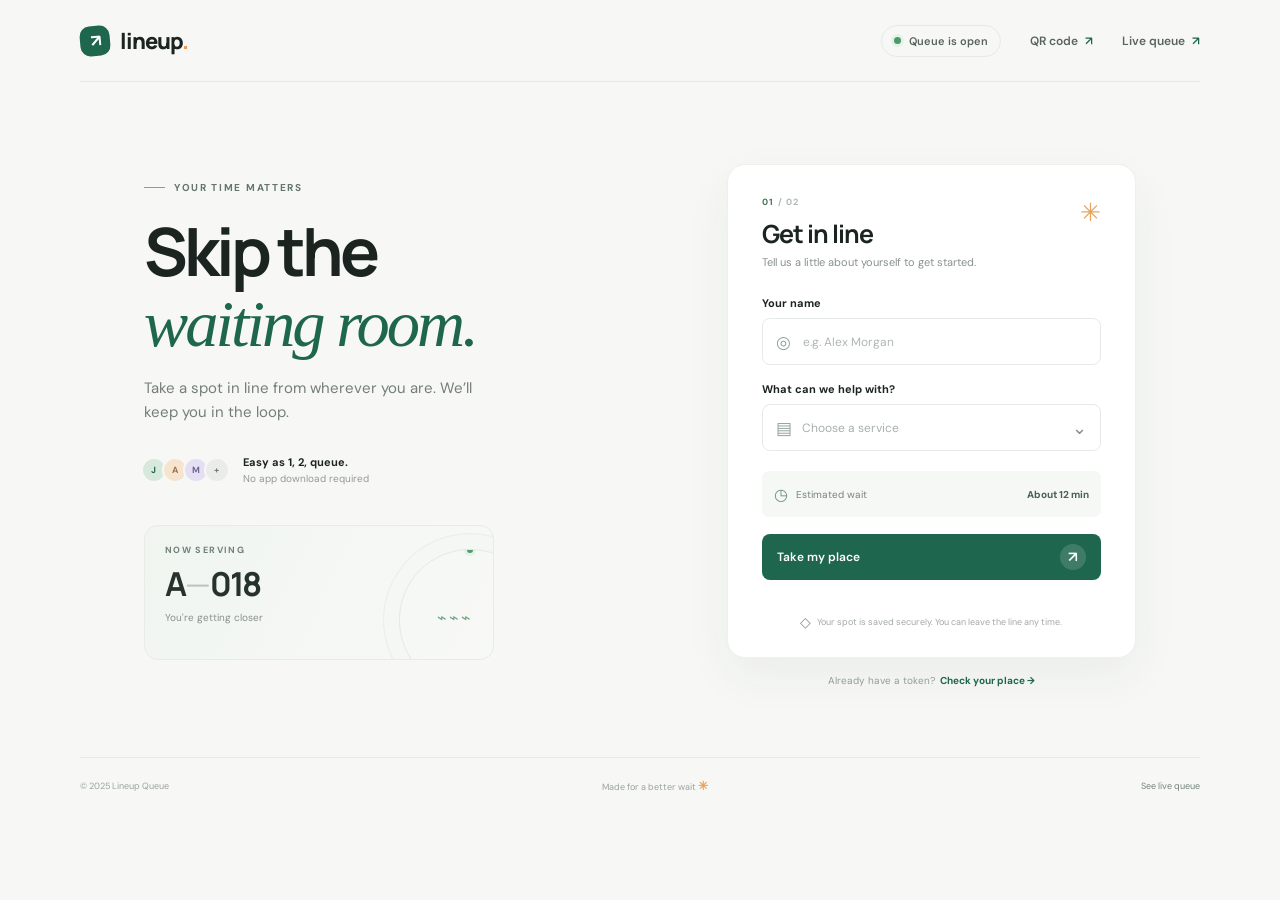
<file: index.html>
<!doctype html>
<html lang="en">
<head>
  <meta charset="utf-8"><meta name="viewport" content="width=device-width, initial-scale=1">
  <meta name="theme-color" content="#f7f8f6"><title>Join the queue — Lineup</title>
  <link rel="preconnect" href="https://fonts.googleapis.com"><link rel="preconnect" href="https://fonts.gstatic.com" crossorigin>
  <link href="https://fonts.googleapis.com/css2?family=DM+Sans:wght@400;500;600;700&family=Manrope:wght@400;500;600;700;800&display=swap" rel="stylesheet">
  <link rel="stylesheet" href="styles.css">
</head>
<body>
  <div class="app-shell">
    <header class="topbar"><a class="brand" href="index.html"><span class="brand-mark">↗</span><span>lineup<span class="brand-dot">.</span></span></a><div class="topbar-right"><span class="open-pill"><i></i> Queue is open</span><a class="quiet-link" href="qr.html">QR code <span>↗</span></a><a class="quiet-link" href="display.html">Live queue <span>↗</span></a></div></header>
    <main class="join-layout">
      <section class="intro"><div class="eyebrow"><span class="eyebrow-line"></span> YOUR TIME MATTERS</div><h1>Skip the<br><span class="serif">waiting room.</span></h1><p class="intro-copy">Take a spot in line from wherever you are. We’ll keep you in the loop.</p>
        <div class="trust-row"><div class="avatar-stack"><span>J</span><span>A</span><span>M</span><span>+</span></div><div><strong>Easy as 1, 2, queue.</strong><small>No app download required</small></div></div>
        <div class="decor-card"><div class="decor-top"><span>NOW SERVING</span><span class="live-dot"></span></div><div class="decor-number">A<span>—</span>018</div><div class="decor-bottom"><span>You're getting closer</span><span class="mini-wave">⌁⌁⌁</span></div></div>
      </section>
      <section class="form-wrap"><div class="form-card"><div class="card-heading"><div><div class="step-label">01 <span>/ 02</span></div><h2>Get in line</h2><p>Tell us a little about yourself to get started.</p></div><div class="heading-icon">✳</div></div>
        <form id="join-form" novalidate>
          <label for="customer-name">Your name</label><div class="input-shell"><span class="field-icon">◎</span><input id="customer-name" name="name" type="text" placeholder="e.g. Alex Morgan" autocomplete="name" maxlength="60" required></div>
          <label for="category" class="category-label">What can we help with?</label><div class="select-shell"><span class="field-icon">▤</span><select id="category" name="category" required><option value="" disabled selected>Choose a service</option><option>General enquiry</option><option>Account support</option><option>Billing & payments</option><option>Technical support</option><option>Other</option></select><span class="select-caret">⌄</span></div>
          <div class="wait-estimate"><span class="estimate-icon">◷</span><span>Estimated wait</span><strong id="estimate">About 12 min</strong></div>
          <button class="button button-primary" type="submit"><span>Take my place</span><span class="button-arrow">↗</span></button>
          <p class="form-message" id="form-message" role="status" aria-live="polite"></p>
          <p class="privacy-note"><span>◇</span> Your spot is saved securely. You can leave the line any time.</p>
        </form>
      </div><div class="card-foot"><span>Already have a token?</span><a href="status.html">Check your place <span>→</span></a></div>
      </section>
    </main>
    <footer class="site-footer"><span>© 2025 Lineup Queue</span><span>Made for a better wait <b>✳</b></span><a href="display.html">See live queue</a></footer>
  </div>
  <script src="app.js"></script>
</body>
</html>
</file>
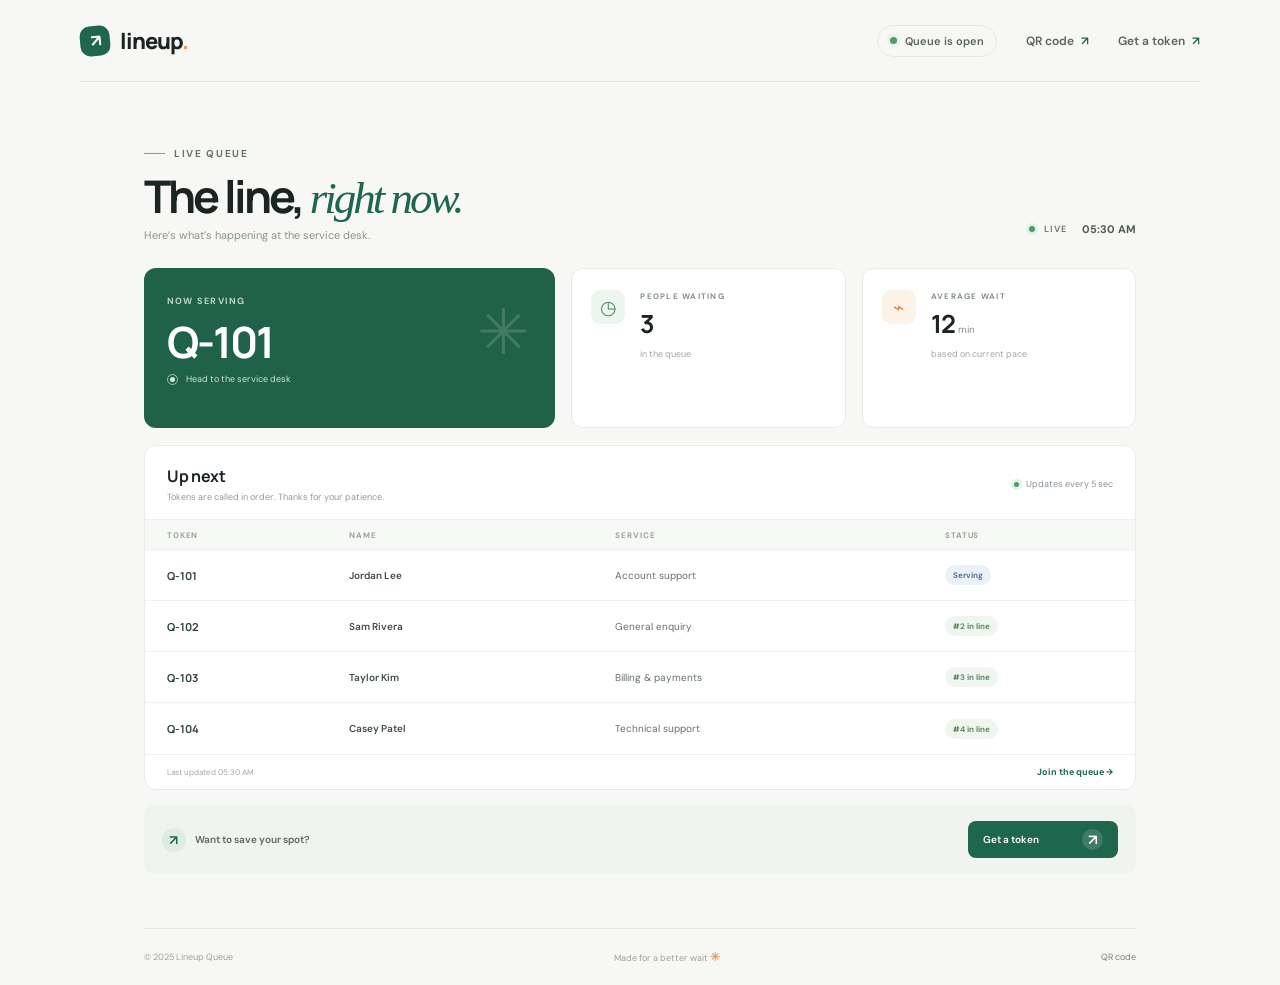
<file: display.html>
<!doctype html><html lang="en"><head><meta charset="utf-8"><meta name="viewport" content="width=device-width, initial-scale=1"><meta name="theme-color" content="#f7f8f6"><title>Live queue — Lineup</title><link rel="preconnect" href="https://fonts.googleapis.com"><link rel="preconnect" href="https://fonts.gstatic.com" crossorigin><link href="https://fonts.googleapis.com/css2?family=DM+Sans:wght@400;500;600;700&family=Manrope:wght@400;500;600;700;800&display=swap" rel="stylesheet"><link rel="stylesheet" href="styles.css"></head><body><div class="app-shell"><header class="topbar"><a class="brand" href="index.html"><span class="brand-mark">↗</span><span>lineup<span class="brand-dot">.</span></span></a><div class="topbar-right"><span class="open-pill"><i></i> Queue is open</span><a class="quiet-link" href="qr.html">QR code <span>↗</span></a><a class="quiet-link" href="index.html">Get a token <span>↗</span></a></div></header><main class="display-page"><div class="display-heading"><div><div class="eyebrow"><span class="eyebrow-line"></span> LIVE QUEUE</div><h1>The line, <span class="serif">right now.</span></h1><p>Here’s what’s happening at the service desk.</p></div><div class="live-clock"><span class="live-dot"></span> LIVE <span id="clock">--:--</span></div></div><section class="display-grid"><div class="serving-card"><span class="mini-label">NOW SERVING</span><strong id="display-serving">—</strong><div class="serving-bottom"><span class="pulse-ring"><i></i></span><span>Head to the service desk</span></div><div class="serving-sparkle">✳</div></div><div class="queue-summary"><div class="summary-icon">◷</div><div><span class="mini-label">PEOPLE WAITING</span><strong id="waiting-count">—</strong><small>in the queue</small></div></div><div class="queue-summary"><div class="summary-icon warm">⌁</div><div><span class="mini-label">AVERAGE WAIT</span><strong id="average-wait">—<small> min</small></strong><small>based on current pace</small></div></div></section><section class="queue-panel"><div class="queue-panel-head"><div><h2>Up next</h2><p>Tokens are called in order. Thanks for your patience.</p></div><span class="updated-pill"><i></i> Updates every 5 sec</span></div><div class="queue-table-head"><span>TOKEN</span><span>NAME</span><span>SERVICE</span><span>STATUS</span></div><div id="queue-rows" class="queue-rows" aria-live="polite"><div class="empty-queue"><div class="empty-icon">⌁</div><strong>Loading the queue</strong><span>Just a moment while we fetch the latest.</span></div></div><div class="queue-footer"><span id="queue-updated">Last updated —</span><a href="index.html">Join the queue <span>→</span></a></div></section><div class="display-cta"><div><span class="cta-icon">↗</span><span>Want to save your spot?</span></div><a class="button button-primary" href="index.html">Get a token <span class="button-arrow">↗</span></a></div></main><footer class="site-footer"><span>© 2025 Lineup Queue</span><span>Made for a better wait <b>✳</b></span><a href="qr.html">QR code</a></footer></div><script src="app.js"></script></body></html>
</file>
<file: styles.css>
:root{--paper:#f7f8f6;--ink:#1b2420;--muted:#77807a;--line:#e5e9e5;--green:#1e664e;--green-dark:#18553f;--mint:#e4f0e9;--orange:#f1a65c;--rose:#fbefeb;--sans:'DM Sans',sans-serif;--display:'Manrope',sans-serif}*{box-sizing:border-box}body{margin:0;background:var(--paper);color:var(--ink);font-family:var(--sans);-webkit-font-smoothing:antialiased}.app-shell{max-width:1440px;margin:auto;padding:0 6.25%}.topbar{height:82px;display:flex;align-items:center;justify-content:space-between;border-bottom:1px solid rgba(40,55,46,.08)}.brand{display:flex;align-items:center;gap:10px;color:var(--ink);font:800 22px var(--display);letter-spacing:-1.1px;text-decoration:none}.brand-mark{width:30px;height:30px;display:grid;place-items:center;border-radius:10px;background:var(--green);color:#fff;font:700 17px var(--sans);transform:rotate(-5deg)}.brand-dot{color:#e99c52}.topbar-right{display:flex;align-items:center;gap:29px}.open-pill{display:flex;align-items:center;gap:8px;border:1px solid #e6eae5;padding:8px 12px;border-radius:99px;color:#56645c;font-size:11px;font-weight:600}.open-pill i,.live-dot,.updated-pill i{width:7px;height:7px;border-radius:50%;background:#4e9a68;box-shadow:0 0 0 3px #e4f2e8}.quiet-link{font-size:12px;color:#58645d;text-decoration:none;font-weight:600}.quiet-link span{color:var(--green);margin-left:4px}.join-layout{display:grid;grid-template-columns:1.1fr .9fr;gap:8.3%;align-items:center;padding:72px 5.7% 62px;min-height:650px}.intro{padding:0 0 10px}.eyebrow{display:flex;align-items:center;gap:9px;font-size:10px;letter-spacing:1.7px;font-weight:700;color:#64756a}.eyebrow-line{height:1px;width:21px;background:#85a38c}.intro h1,.status-intro h1,.display-heading h1{font:700 clamp(45px,5.2vw,70px)/1.05 var(--display);letter-spacing:-4px;margin:22px 0 17px}.serif{font-family:Georgia,'Times New Roman',serif;font-weight:400;font-style:italic;letter-spacing:-3px;color:var(--green)}.intro-copy{font-size:15px;line-height:1.65;color:#737e76;max-width:345px;margin:0}.trust-row{display:flex;align-items:center;gap:13px;margin:30px 0 40px}.avatar-stack{display:flex;padding-left:2px}.avatar-stack span{width:26px;height:26px;border:2px solid var(--paper);border-radius:50%;margin-left:-5px;display:grid;place-items:center;background:#d7e8dc;color:var(--green);font-size:9px;font-weight:700}.avatar-stack span:nth-child(2){background:#f7e4cf;color:#9b704a}.avatar-stack span:nth-child(3){background:#e4dff2;color:#6e6495}.avatar-stack span:nth-child(4){background:#e9ece8;color:#727c73}.trust-row strong,.trust-row small{display:block}.trust-row strong{font-size:11px}.trust-row small{font-size:10px;color:#939a95;margin-top:3px}.decor-card{max-width:350px;height:135px;border:1px solid #e8ebe7;border-radius:14px;padding:18px 20px;background:linear-gradient(115deg,#f0f5f0,#f8f9f7);position:relative;overflow:hidden}.decor-card:after{content:'';position:absolute;width:140px;height:140px;right:-48px;top:23px;border:1px solid #e2ebe3;border-radius:50%;box-shadow:0 0 0 15px #f4f7f3,0 0 0 16px #e8eee9}.decor-top,.decor-bottom{display:flex;align-items:center;justify-content:space-between}.decor-top{font-size:9px;letter-spacing:1.4px;color:#718077;font-weight:700}.decor-top .live-dot{width:6px;height:6px}.decor-number{font:700 33px var(--display);letter-spacing:-1.6px;margin:5px 0 1px;color:#26332b}.decor-number span{color:#b9c6bc;font-weight:400}.decor-bottom{font-size:10px;color:#87918a}.mini-wave{letter-spacing:2px;color:#71a37e;font-size:16px}.form-wrap{max-width:435px;width:100%;justify-self:end}.form-card{background:#fff;border:1px solid #edf0ed;border-radius:18px;padding:31px 34px 26px;box-shadow:0 18px 48px rgba(31,52,39,.055)}.card-heading{display:flex;justify-content:space-between;align-items:flex-start;margin-bottom:27px}.step-label{font-size:9px;color:#3e7757;letter-spacing:1.3px;font-weight:700}.step-label span{color:#aeb8b0}.card-heading h2{font:700 25px var(--display);letter-spacing:-1px;margin:8px 0 4px}.card-heading p{font-size:11px;color:#89928c;margin:0}.heading-icon{color:#e6a35e;font-size:25px}.form-card label{display:block;font-size:11px;font-weight:700;margin:17px 0 8px}.input-shell,.select-shell{height:47px;display:flex;align-items:center;border:1px solid #e6eae6;border-radius:8px;padding:0 13px;transition:border-color .2s,box-shadow .2s}.input-shell:focus-within,.select-shell:focus-within{border-color:#79a587;box-shadow:0 0 0 3px #e9f3ec}.field-icon{font-size:17px;color:#91a198;margin-right:10px}.input-shell input,.select-shell select{font:12px var(--sans);border:0;outline:0;background:transparent;color:var(--ink);width:100%;height:100%}.input-shell input::placeholder{color:#b0b7b1}.select-shell select{appearance:none;cursor:pointer}.select-shell select:invalid{color:#a8b0aa}.select-caret{color:#849189;font-size:18px;pointer-events:none}.wait-estimate{height:46px;display:flex;align-items:center;gap:8px;margin:20px 0 17px;padding:0 12px;background:#f5f8f5;border-radius:7px;color:#77847a;font-size:10px}.estimate-icon{color:#70927a;font-size:16px}.wait-estimate strong{margin-left:auto;color:#49614f;font-size:10px}.button{min-height:46px;border:0;border-radius:8px;padding:0 15px;display:flex;align-items:center;justify-content:space-between;text-decoration:none;font:600 12px var(--sans);cursor:pointer;transition:transform .2s,background .2s}.button:hover{transform:translateY(-1px)}.button-primary{background:var(--green);color:white;width:100%}.button-primary:hover{background:var(--green-dark)}.button-arrow{width:26px;height:26px;border-radius:50%;background:rgba(255,255,255,.15);display:grid;place-items:center;font-size:15px}.privacy-note{display:flex;justify-content:center;align-items:center;gap:6px;color:#a1a9a2;font-size:9px;margin:16px 0 0}.privacy-note span{font-size:14px;color:#819486}.form-message{min-height:15px;margin:9px 0 -7px;font-size:10px;color:#a34738}.form-message.success{color:#36734d}.card-foot{display:flex;justify-content:center;gap:5px;font-size:10px;color:#939c95;margin-top:16px}.card-foot a{font-weight:700;color:var(--green);text-decoration:none}.site-footer{min-height:57px;border-top:1px solid rgba(40,55,46,.08);display:flex;align-items:center;justify-content:space-between;color:#9aa29b;font-size:9px}.site-footer b{color:#e7a35e;font-size:12px}.site-footer a{color:#738178;text-decoration:none}.status-page{max-width:710px;margin:0 auto;padding:44px 20px 40px}.status-intro{text-align:center}.back-link{display:inline-block;color:#7d8980;text-decoration:none;font-size:11px;margin-bottom:26px}.back-link span{margin-left:5px}.status-intro .eyebrow{justify-content:center}.status-intro h1{font-size:51px;letter-spacing:-3px;margin:15px 0 7px}.status-intro p{font-size:12px;color:#838d85;margin:0 0 27px}.status-intro p strong{color:#49584e}.ticket-card{position:relative;background:#fff;border:1px solid #e9ede9;border-radius:17px;padding:25px 30px 19px;box-shadow:0 16px 45px rgba(31,52,39,.05);overflow:hidden}.ticket-head{display:flex;align-items:center;justify-content:space-between}.ticket-label,.mini-label{font-size:9px;letter-spacing:1.25px;color:#859188;font-weight:700}.status-badge{display:flex;align-items:center;gap:6px;padding:6px 10px;border-radius:99px;background:#eff7f0;color:#4e8257;font-size:9px;font-weight:700}.status-badge i{width:6px;height:6px;border-radius:50%;background:#5ba76c}.status-badge.serving{background:#edf3fa;color:#55769b}.status-badge.done{background:#f0f1f0;color:#757d78}.ticket-number{font:800 52px var(--display);letter-spacing:-3px;margin:10px 0 0;color:#23352a}.ticket-service{display:flex;gap:7px;align-items:center;color:#79847c;font-size:10px}.ticket-service span:first-child{color:#d88f4e}.ticket-divider{display:flex;align-items:center;gap:12px;margin:22px -30px 18px}.ticket-divider:before,.ticket-divider:after{content:'';height:1px;background:#edf0ed;flex:1}.ticket-divider span{width:10px;height:10px;border-radius:50%;background:var(--paper);border:1px solid #edf0ed}.position-row{display:flex;align-items:center;gap:26px}.position-row>div:not(.position-separator){flex:1}.position-row strong{display:block;font:700 24px var(--display);letter-spacing:-.8px;margin-top:6px}.position-row strong small{font:400 10px var(--sans);color:#89938b;letter-spacing:0}.position-separator{height:39px;width:1px;background:#edf0ed}.progress-wrap{margin-top:19px}.progress-track{height:5px;background:#eff2ef;border-radius:99px;overflow:hidden}.progress-fill{height:100%;width:18%;background:linear-gradient(90deg,#74a984,#b4d2b7);border-radius:99px;transition:width .3s}.progress-caption{display:flex;justify-content:space-between;color:#9aa29c;font-size:9px;margin-top:7px}.now-serving{display:grid;grid-template-columns:20px auto auto;grid-template-rows:auto auto;align-items:center;column-gap:8px;background:#f6f8f5;border-radius:9px;padding:12px 14px;margin-top:20px}.pulse-ring{width:12px;height:12px;display:grid;place-items:center;border:1px solid #91b99a;border-radius:50%;grid-row:span 2}.pulse-ring i{height:5px;width:5px;background:#579a67;border-radius:50%}.now-serving>span:nth-child(2){font-size:9px;color:#79877d}.now-serving>strong{font:700 14px var(--display);justify-self:end}.now-caption{grid-column:2/4;font-size:9px;color:#a1aaa3;margin-top:3px}.ticket-actions{display:grid;grid-template-columns:1fr 1fr;gap:10px;margin-top:19px}.button-danger{justify-content:center;gap:8px;background:#fbf4f1;color:#a85b49}.button-danger:hover{background:#f8e9e4}.button-danger span{font-size:19px}.button-light{justify-content:center;gap:9px;background:#f5f7f5;color:#526257}.refresh-note{text-align:center;color:#a2aaa3;font-size:9px;margin:14px 0 0}.refresh-spin{color:#719b7b;font-size:14px;margin-right:4px}.status-bottom{display:flex;justify-content:space-between;align-items:center;margin:16px 1px}.qr-mini{display:flex;align-items:center;gap:10px}.qr-small{width:40px;height:40px;background:white;border:1px solid #edf0ed;border-radius:6px;padding:3px;display:grid;place-items:center;overflow:hidden}.qr-small img,.qr-small canvas{width:32px!important;height:32px!important}.qr-mini strong,.qr-mini span{display:block}.qr-mini strong{font-size:10px}.qr-mini span{font-size:9px;color:#9aa29b;margin-top:3px}.support-link{font-size:9px;text-decoration:none;color:#9ba49d}.support-link span{color:var(--green);font-weight:700;margin-left:4px}.status-message{text-align:center;color:#a04d3a;font-size:10px;min-height:12px}.display-page{padding:56px 5.7% 54px}.display-heading{display:flex;align-items:end;justify-content:space-between;margin-bottom:26px}.display-heading h1{font-size:45px;letter-spacing:-2.8px;margin:13px 0 6px}.display-heading p{font-size:11px;color:#8a948c;margin:0}.live-clock{display:flex;align-items:center;gap:9px;color:#728077;font-size:9px;font-weight:700;letter-spacing:1px;padding-bottom:6px}.live-clock .live-dot{width:6px;height:6px}.live-clock span:last-child{font-size:11px;letter-spacing:0;margin-left:6px;color:#4b5b50}.display-grid{display:grid;grid-template-columns:1.5fr 1fr 1fr;gap:13px}.serving-card{position:relative;min-height:145px;padding:20px 23px;background:#1f6149;color:white;border-radius:12px;overflow:hidden}.serving-card .mini-label{color:#c0d7c7}.serving-card>strong{display:block;font:700 43px var(--display);letter-spacing:-2px;margin:3px 0 2px}.serving-bottom{display:flex;align-items:center;gap:8px;color:#d3e2d7;font-size:9px}.serving-bottom .pulse-ring{width:11px;height:11px;border-color:#9cc4a7}.serving-bottom .pulse-ring i{background:#d1e9d6}.serving-sparkle{position:absolute;right:25px;top:24px;color:rgba(255,255,255,.16);font-size:63px}.queue-summary{display:flex;align-items:flex-start;gap:15px;border:1px solid #e6ebe6;background:#fff;border-radius:12px;padding:21px 19px}.summary-icon{width:34px;height:34px;display:grid;place-items:center;border-radius:9px;background:#edf5ef;color:#4e8b60;font-size:19px}.summary-icon.warm{background:#fbf2e8;color:#d28e4e}.queue-summary .mini-label{display:block;font-size:8px;margin:1px 0 5px}.queue-summary strong{display:block;font:700 25px var(--display);letter-spacing:-.8px}.queue-summary strong small{font:400 10px var(--sans);color:#89938b;letter-spacing:0}.queue-summary>div:last-child>small{font-size:9px;color:#a0a8a1}.queue-panel{margin-top:17px;background:white;border:1px solid #e8ece8;border-radius:12px;overflow:hidden}.queue-panel-head{display:flex;align-items:center;justify-content:space-between;padding:19px 22px 16px}.queue-panel-head h2{font:700 16px var(--display);margin:0 0 4px;letter-spacing:-.3px}.queue-panel-head p{font-size:9px;color:#929c94;margin:0}.updated-pill{display:flex;align-items:center;gap:7px;color:#89948c;font-size:9px}.updated-pill i{width:5px;height:5px}.queue-table-head,.queue-row{display:grid;grid-template-columns:.8fr 1.2fr 1.5fr .8fr;align-items:center;column-gap:14px;padding-left:22px;padding-right:22px}.queue-table-head{height:31px;background:#f7f9f7;border-top:1px solid #eff1ef;border-bottom:1px solid #eff1ef;color:#99a29b;font-size:8px;font-weight:700;letter-spacing:.9px}.queue-row{min-height:51px;border-bottom:1px solid #f0f2f0;font-size:10px;color:#657269}.queue-row:last-child{border-bottom:0}.queue-row .row-token{font:700 11px var(--display);color:#34473b}.queue-row .row-name{font-weight:600;color:#404e45}.row-status{width:max-content;padding:5px 8px;border-radius:99px;background:#eef6ef;color:#5b8a60;font-size:8px;font-weight:700}.row-status.serving{background:#eaf1f8;color:#54739a}.empty-queue{height:150px;display:flex;align-items:center;justify-content:center;flex-direction:column;gap:6px;color:#a1aaa3}.empty-icon{font-size:26px;color:#91a898}.empty-queue strong{font-size:11px;color:#637168}.empty-queue span{font-size:9px}.queue-footer{display:flex;justify-content:space-between;align-items:center;padding:11px 22px;border-top:1px solid #eff1ef;color:#a0a8a1;font-size:8px}.queue-footer a{color:var(--green);font-size:9px;font-weight:700;text-decoration:none}.display-cta{display:flex;align-items:center;justify-content:space-between;padding:16px 18px;margin-top:15px;background:#eff4ef;border-radius:10px}.display-cta>div{display:flex;align-items:center;gap:9px;color:#59675d;font-size:10px;font-weight:600}.cta-icon{width:24px;height:24px;border-radius:50%;display:grid;place-items:center;background:#dfece1;color:var(--green);font-size:14px}.display-cta .button{width:150px;min-height:37px;font-size:10px}.display-cta .button-arrow{width:21px;height:21px}.display-page+.site-footer{margin:0 5.7%}.ticket-card.cancelled .ticket-number{color:#9da49f}.ticket-card.cancelled .progress-fill{background:#bbc3bd}.ticket-card.called{border-color:#cfe0d0}.ticket-card.called .ticket-number{color:#398252}
@media(min-width:1200px){.join-layout{padding-top:82px;padding-bottom:70px}.display-page{padding-top:65px}.display-grid{gap:16px}.serving-card{min-height:160px}}@media(max-width:820px){.app-shell{padding:0 5%}.join-layout{gap:5%;padding:55px 2%}.intro h1{font-size:54px}.form-card{padding:26px 25px}.display-page{padding:42px 2%}.display-grid{grid-template-columns:1.2fr 1fr}.queue-summary:last-child{grid-column:2;grid-row:1}.serving-card{grid-row:1/3}.display-page+.site-footer{margin:0 2%}}@media(max-width:620px){.app-shell{padding:0 20px}.topbar{height:67px}.brand{font-size:20px}.brand-mark{width:27px;height:27px}.topbar-right{gap:11px}.open-pill{font-size:9px;padding:7px 9px}.quiet-link{font-size:10px}.join-layout{display:flex;flex-direction:column;align-items:stretch;gap:31px;padding:38px 0 38px}.intro{padding:0}.intro h1{font-size:50px;letter-spacing:-3px;margin:16px 0 11px}.intro-copy{font-size:13px;max-width:300px}.trust-row{margin:18px 0 0}.decor-card{display:none}.form-wrap{max-width:none}.form-card{padding:24px 22px 21px}.card-heading{margin-bottom:20px}.site-footer{min-height:54px;font-size:8px}.site-footer span:nth-child(2){display:none}.status-page{padding:30px 0 24px}.back-link{margin-bottom:22px}.status-intro h1{font-size:45px}.ticket-card{padding:22px 20px 17px}.ticket-divider{margin-left:-20px;margin-right:-20px}.ticket-number{font-size:47px}.status-bottom{align-items:flex-start}.support-link{padding-top:13px}.display-page{padding:38px 0 35px}.display-heading{align-items:flex-start}.display-heading h1{font-size:36px;letter-spacing:-2px}.display-heading p{max-width:220px;line-height:1.45}.live-clock{font-size:8px;gap:7px;padding-top:26px}.display-grid{grid-template-columns:1fr 1fr;gap:9px}.serving-card{grid-column:1/3;grid-row:auto;min-height:126px;padding:16px 18px}.serving-card>strong{font-size:38px}.queue-summary{padding:14px 12px;gap:9px}.queue-summary:last-child{grid-column:auto;grid-row:auto}.summary-icon{width:29px;height:29px}.queue-summary strong{font-size:21px}.queue-summary .mini-label{font-size:7px}.queue-summary>div:last-child>small{font-size:8px}.queue-panel{margin-top:12px}.queue-panel-head{padding:15px 14px 13px}.updated-pill{font-size:8px}.queue-table-head,.queue-row{grid-template-columns:.8fr 1fr 1.2fr .8fr;padding-left:12px;padding-right:12px;column-gap:5px}.queue-table-head{font-size:6px;letter-spacing:.5px}.queue-row{font-size:8px;min-height:46px}.row-status{font-size:7px;padding:4px 6px}.queue-footer{padding:10px 13px}.display-cta{padding:12px}.display-cta>div{font-size:9px}.display-cta .button{width:126px}.display-page+.site-footer{margin:0}.ticket-actions{gap:8px}.button{font-size:10px;padding:0 10px}.refresh-note{font-size:8px}}
.qr-page{max-width:900px;margin:0 auto;padding:42px 20px 64px}.qr-page>.back-link{margin-bottom:30px}.qr-layout{display:grid;grid-template-columns:1fr 350px;gap:75px;align-items:center;margin-top:25px}.qr-layout h1{font:700 54px/1.06 var(--display);letter-spacing:-3px;margin:19px 0 13px}.qr-layout>section:first-child>p{max-width:330px;color:#79847c;font-size:13px;line-height:1.65}.qr-tip{display:flex;gap:11px;align-items:flex-start;max-width:330px;padding:14px 15px;background:#edf4ed;border-radius:9px;margin-top:27px}.qr-tip>span{color:#c88c4c}.qr-tip strong,.qr-tip small{display:block}.qr-tip strong{font-size:10px;color:#526156}.qr-tip small{font-size:9px;line-height:1.5;color:#8a968d;margin-top:4px}.qr-card{padding:24px;background:#fff;border:1px solid #e8ece8;border-radius:15px;box-shadow:0 16px 45px rgba(31,52,39,.05)}.large-qr{width:224px;height:224px;margin:0 auto 16px;display:grid;place-items:center;padding:8px;border:1px solid #eff1ef;border-radius:8px}.large-qr img,.large-qr canvas{width:208px!important;height:208px!important}.qr-address-label{font-size:8px;letter-spacing:1.2px;font-weight:700;color:#909b92}.qr-address{font-size:10px;color:#49584f;white-space:nowrap;overflow:hidden;text-overflow:ellipsis;margin:5px 0 16px}.qr-card label{display:block;font-size:9px;font-weight:700;color:#68766b;margin:0 0 6px}.qr-url-row{display:flex;gap:6px}.qr-url-row input{height:37px;min-width:0;flex:1;border:1px solid #e5eae5;border-radius:6px;padding:0 8px;font:9px var(--sans);color:#59665d}.qr-url-row button{border:0;border-radius:6px;background:#eaf2eb;color:#3b7150;font:600 9px var(--sans);padding:0 12px;cursor:pointer}.qr-download{margin-top:12px;min-height:40px;font-size:10px}.qr-message{min-height:11px;margin:8px 0 -2px;font-size:9px;color:#a34d3d}.qr-unavailable{font-size:9px;color:#8a968d}@media(max-width:620px){.topbar-right .open-pill{display:none}.topbar-right{gap:14px}.qr-page{padding:27px 0 40px}.qr-layout{grid-template-columns:1fr;gap:21px;margin-top:13px}.qr-layout h1{font-size:43px;margin:14px 0 8px}.qr-layout>section:first-child>p{font-size:11px;margin:0}.qr-tip{margin-top:14px;padding:11px}.qr-card{max-width:360px;width:100%;justify-self:center;padding:18px}.large-qr{width:200px;height:200px}.large-qr img,.large-qr canvas{width:184px!important;height:184px!important}}
.qr-visibility{font-size:9px;line-height:1.5;margin:-8px 0 14px;padding:8px 9px;border-radius:6px}.qr-visibility.local-warning{background:#fff5e8;color:#9c7040}.qr-visibility.public-ready{background:#edf6ef;color:#3d774e}
</file>
